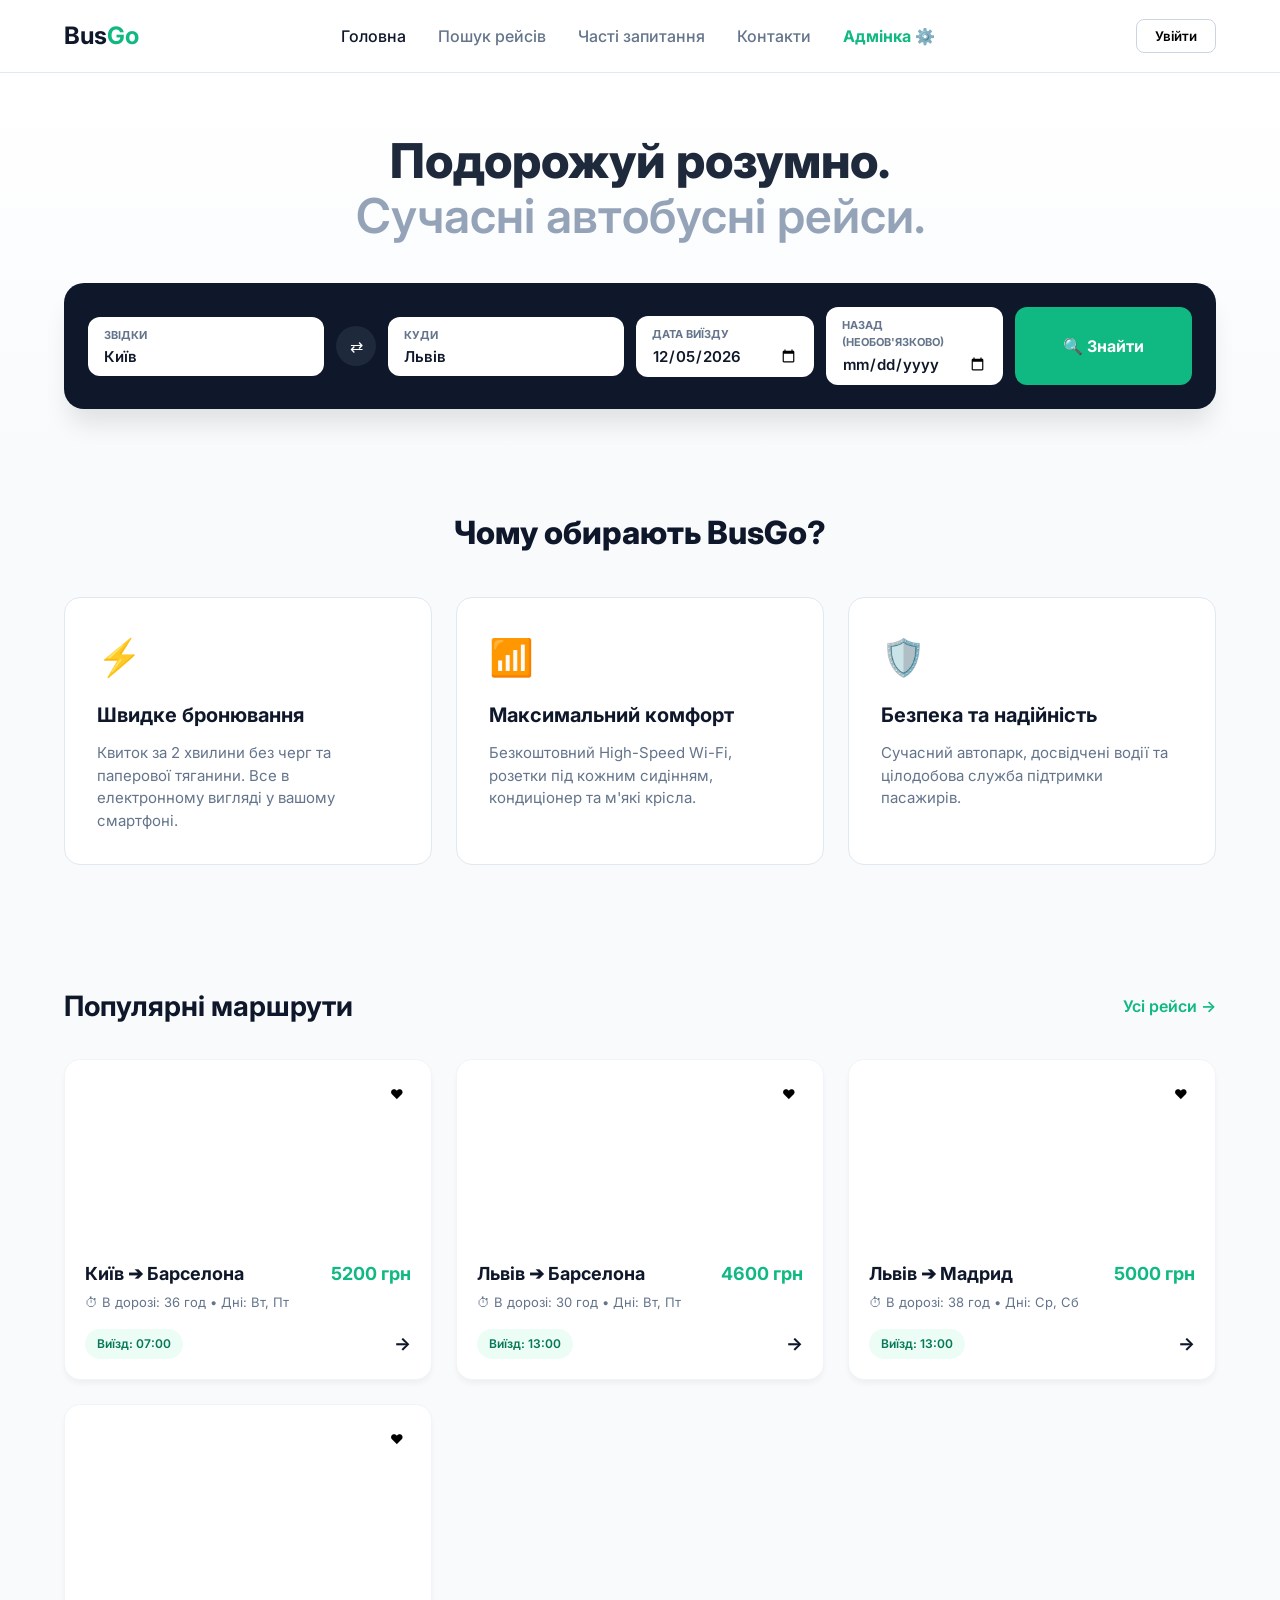
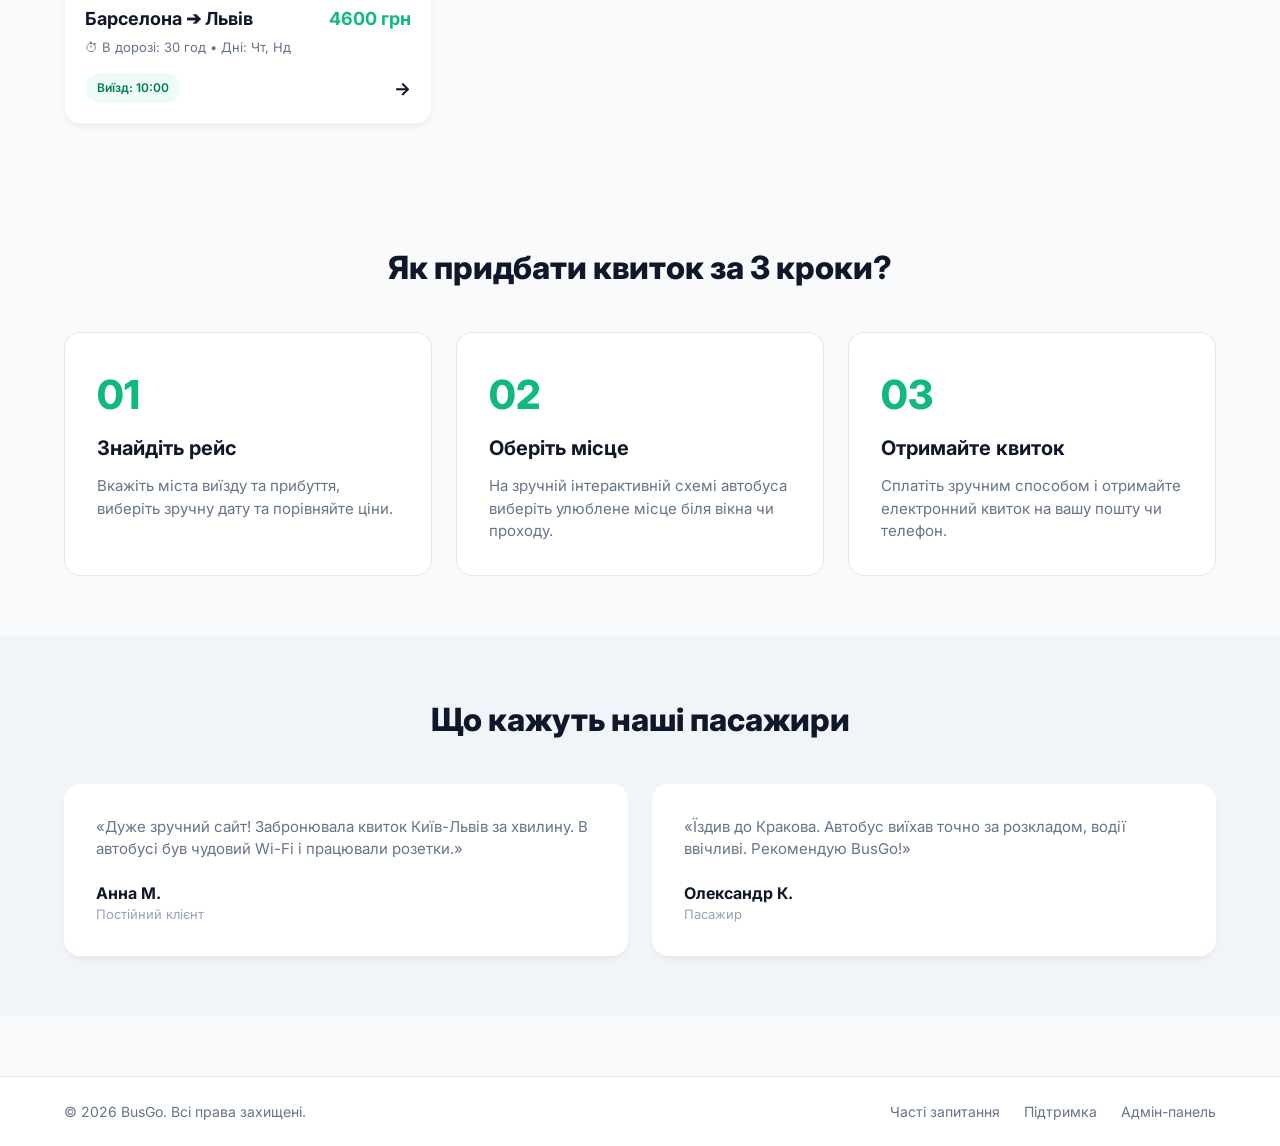
<file: index.html>
<!DOCTYPE html>
<html lang="uk">
<head>
    <meta charset="UTF-8">
    <meta name="viewport" content="width=device-width, initial-scale=1.0">
    <title>BusGo — Сучасні автобусні поїздки</title>
    <link rel="preconnect" href="https://fonts.googleapis.com">
    <link rel="preconnect" href="https://fonts.gstatic.com" crossorigin>
    <link href="https://fonts.googleapis.com/css2?family=Inter:wght@400;500;600;700;800&display=swap" rel="stylesheet">
    <link rel="stylesheet" href="styles.css">
</head>
<body>

    <!-- Навігація -->
    <header class="navbar">
        <div class="container navbar-container">
            <a href="index.html" class="logo">Bus<span>Go</span></a>
            <nav class="nav-links">
                <a href="index.html" class="active">Головна</a>
                <a href="search.html">Пошук рейсів</a>
                <a href="faq.html">Часті запитання</a>
                <a href="contacts.html">Контакти</a>
                <a href="admin.html" style="color: #10b981; font-weight: 700;">Адмінка ⚙️</a>
            </nav>
            <button class="btn-secondary">Увійти</button>
        </div>
    </header>

    <!-- Hero Секція -->
    <section class="hero-section">
        <div class="container">
            <h1 class="hero-title">Подорожуй розумно.<br><span>Сучасні автобусні рейси.</span></h1>

            <!-- Форма пошуку -->
            <div class="search-card">
                <form id="search-form" class="search-form">
                    <div class="input-group">
                        <label>Звідки</label>
                        <input type="text" id="from-input" placeholder="Київ" value="Київ" required>
                    </div>

                    <button type="button" class="swap-btn" id="swap-btn" title="Поміняти місцями">⇄</button>

                    <div class="input-group">
                        <label>Куди</label>
                        <input type="text" id="to-input" placeholder="Львів" value="Львів" required>
                    </div>

                    <div class="input-group">
                        <label>Дата виїзду</label>
                        <input type="date" id="depart-date" required>
                    </div>

                    <div class="input-group">
                        <label>Назад (Необов'язково)</label>
                        <input type="date" id="return-date">
                    </div>

                    <button type="submit" class="btn-primary btn-search">🔍 Знайти</button>
                </form>
            </div>
        </div>
    </section>

    <!-- Секція "Переваги" -->
    <section class="info-section">
        <div class="container">
            <h2 class="section-title">Чому обирають BusGo?</h2>
            <div class="features-grid">
                <div class="feature-card">
                    <div class="feature-icon">⚡</div>
                    <h3>Швидке бронювання</h3>
                    <p>Квиток за 2 хвилини без черг та паперової тяганини. Все в електронному вигляді у вашому смартфоні.</p>
                </div>
                <div class="feature-card">
                    <div class="feature-icon">📶</div>
                    <h3>Максимальний комфорт</h3>
                    <p>Безкоштовний High-Speed Wi-Fi, розетки під кожним сидінням, кондиціонер та м'які крісла.</p>
                </div>
                <div class="feature-card">
                    <div class="feature-icon">🛡️</div>
                    <h3>Безпека та надійність</h3>
                    <p>Сучасний автопарк, досвідчені водії та цілодобова служба підтримки пасажирів.</p>
                </div>
            </div>
        </div>
    </section>

    <!-- Популярні маршрути (підтягуються з адмінки!) -->
    <section class="routes-section">
        <div class="container">
            <div class="section-header">
                <h2>Популярні маршрути</h2>
                <a href="search.html" style="color: #10b981; font-weight: 600; text-decoration: none;">Усі рейси →</a>
            </div>
            <div class="routes-grid" id="routes-grid">
                <!-- Картки додаються за допомогою JS -->
            </div>
        </div>
    </section>

    <!-- Як це працює -->
    <section class="steps-section">
        <div class="container">
            <h2 class="section-title">Як придбати квиток за 3 кроки?</h2>
            <div class="steps-grid">
                <div class="step-card">
                    <span class="step-number">01</span>
                    <h3>Знайдіть рейс</h3>
                    <p>Вкажіть міста виїзду та прибуття, виберіть зручну дату та порівняйте ціни.</p>
                </div>
                <div class="step-card">
                    <span class="step-number">02</span>
                    <h3>Оберіть місце</h3>
                    <p>На зручній інтерактивній схемі автобуса виберіть улюблене місце біля вікна чи проходу.</p>
                </div>
                <div class="step-card">
                    <span class="step-number">03</span>
                    <h3>Отримайте квиток</h3>
                    <p>Сплатіть зручним способом і отримайте електронний квиток на вашу пошту чи телефон.</p>
                </div>
            </div>
        </div>
    </section>

    <!-- Відгуки -->
    <section class="reviews-section">
        <div class="container">
            <h2 class="section-title">Що кажуть наші пасажири</h2>
            <div class="reviews-grid">
                <div class="review-card">
                    <p class="review-text">«Дуже зручний сайт! Забронювала квиток Київ-Львів за хвилину. В автобусі був чудовий Wi-Fi і працювали розетки.»</p>
                    <div class="review-author">
                        <strong>Анна М.</strong>
                        <span>Постійний клієнт</span>
                    </div>
                </div>
                <div class="review-card">
                    <p class="review-text">«Їздив до Кракова. Автобус виїхав точно за розкладом, водії ввічливі. Рекомендую BusGo!»</p>
                    <div class="review-author">
                        <strong>Олександр К.</strong>
                        <span>Пасажир</span>
                    </div>
                </div>
            </div>
        </div>
    </section>

    <!-- Підніжжя -->
    <footer class="footer">
        <div class="container footer-container">
            <p>© 2026 BusGo. Всі права захищені.</p>
            <div class="footer-links">
                <a href="faq.html">Часті запитання</a>
                <a href="contacts.html">Підтримка</a>
                <a href="admin.html">Адмін-панель</a>
            </div>
        </div>
    </footer>

    <script src="script.js"></script>
</body>
</html>
</file>
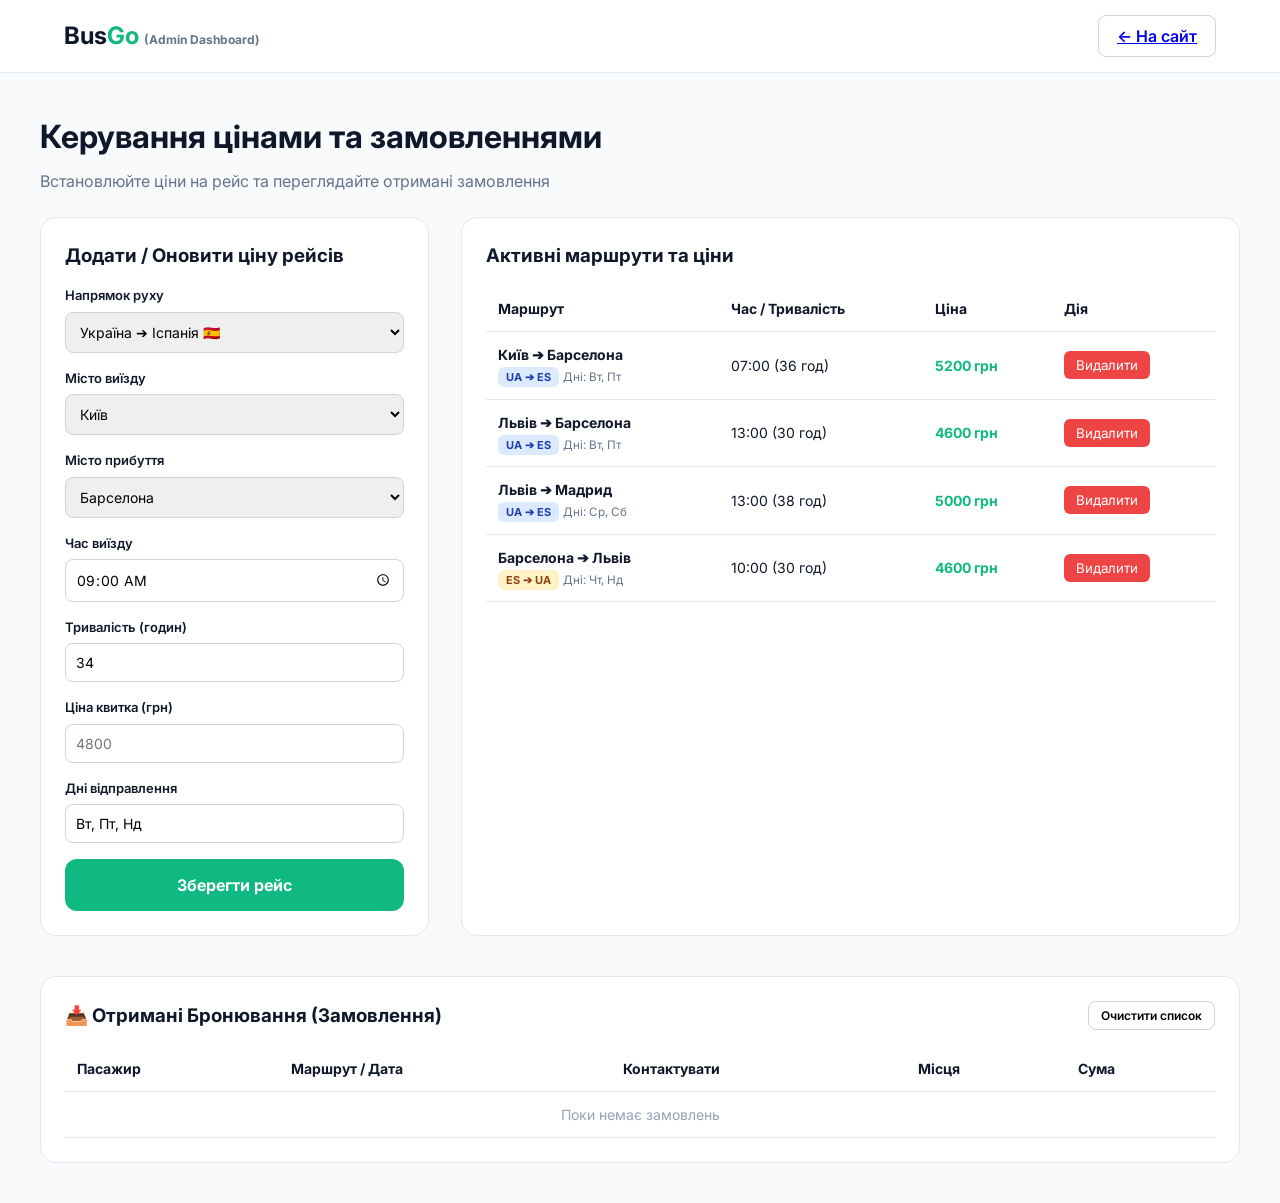
<file: admin.html>
<!DOCTYPE html>
<html lang="uk">
<head>
    <meta charset="UTF-8">
    <meta name="viewport" content="width=device-width, initial-scale=1.0">
    <title>BusGo — Панель управління</title>
    <link href="https://fonts.googleapis.com/css2?family=Inter:wght@400;500;600;700&display=swap" rel="stylesheet">
    <link rel="stylesheet" href="styles.css">
    <style>
        .admin-container { padding: 40px 0; }
        .admin-grid { display: grid; grid-template-columns: 1fr 2fr; gap: 32px; margin-bottom: 40px; }
        .admin-card { background: #fff; padding: 24px; border-radius: 16px; border: 1px solid #e2e8f0; }
        .form-group { margin-bottom: 16px; }
        .form-group label { display: block; font-size: 13px; font-weight: 600; margin-bottom: 6px; }
        .form-group input, .form-group select { width: 100%; padding: 10px; border: 1px solid #cbd5e1; border-radius: 8px; font-size: 14px; }
        .route-table { width: 100%; border-collapse: collapse; margin-top: 16px; }
        .route-table th, .route-table td { padding: 12px; text-align: left; border-bottom: 1px solid #e2e8f0; font-size: 14px; }
        .btn-delete { background: #ef4444; color: white; border: none; padding: 6px 12px; border-radius: 6px; cursor: pointer; }
        .badge-country { font-size: 11px; padding: 3px 8px; border-radius: 6px; font-weight: 700; }
        .badge-ua { background: #dbeafe; color: #1e40af; }
        .badge-es { background: #fef3c7; color: #92400e; }
    </style>
</head>
<body>

    <header class="navbar">
        <div class="container navbar-container">
            <a href="index.html" class="logo">Bus<span>Go</span> <small style="font-size: 12px; color: #64748b;">(Admin Dashboard)</small></a>
            <a href="index.html" class="btn-secondary">← На сайт</a>
        </div>
    </header>

    <div class="container admin-container">
        <h1 style="margin-bottom: 8px;">Керування цінами та замовленнями</h1>
        <p style="color: #64748b; margin-bottom: 24px;">Встановлюйте ціни на рейс та переглядайте отримані замовлення</p>
        
        <div class="admin-grid">
            <!-- Форма -->
            <div class="admin-card">
                <h3>Додати / Оновити ціну рейсів</h3>
                <form id="add-route-form" style="margin-top: 16px;">
                    <div class="form-group">
                        <label>Напрямок руху</label>
                        <select id="direction-select" onchange="updateCityDropdowns()">
                            <option value="UA_ES">Україна ➔ Іспанія 🇪🇸</option>
                            <option value="ES_UA">Іспанія 🇪🇸 ➔ Україна 🇺🇦</option>
                        </select>
                    </div>

                    <div class="form-group">
                        <label>Місто виїзду</label>
                        <select id="admin-from" required></select>
                    </div>

                    <div class="form-group">
                        <label>Місто прибуття</label>
                        <select id="admin-to" required></select>
                    </div>

                    <div class="form-group">
                        <label>Час виїзду</label>
                        <input type="time" id="admin-time" value="09:00" required>
                    </div>

                    <div class="form-group">
                        <label>Тривалість (годин)</label>
                        <input type="number" id="admin-duration" value="34" required>
                    </div>

                    <div class="form-group">
                        <label>Ціна квитка (грн)</label>
                        <input type="number" id="admin-price" placeholder="4800" required>
                    </div>

                    <div class="form-group">
                        <label>Дні відправлення</label>
                        <input type="text" id="admin-days" value="Вт, Пт, Нд">
                    </div>

                    <button type="submit" class="btn-primary" style="width: 100%;">Зберегти рейс</button>
                </form>
            </div>

            <!-- Таблиця рейсів -->
            <div class="admin-card">
                <h3>Активні маршрути та ціни</h3>
                <table class="route-table">
                    <thead>
                        <tr>
                            <th>Маршрут</th>
                            <th>Час / Тривалість</th>
                            <th>Ціна</th>
                            <th>Дія</th>
                        </tr>
                    </thead>
                    <tbody id="routes-list"></tbody>
                </table>
            </div>
        </div>

        <!-- Таблиця отриманих замовлень -->
        <div class="admin-card">
            <div style="display: flex; justify-content: space-between; align-items: center;">
                <h3>📥 Отримані Бронювання (Замовлення)</h3>
                <button onclick="clearBookings()" class="btn-secondary" style="font-size: 12px; padding: 6px 12px;">Очистити список</button>
            </div>
            <table class="route-table">
                <thead>
                    <tr>
                        <th>Пасажир</th>
                        <th>Маршрут / Дата</th>
                        <th>Контактувати</th>
                        <th>Місця</th>
                        <th>Сума</th>
                    </tr>
                </thead>
                <tbody id="bookings-list"></tbody>
            </table>
        </div>
    </div>

    <script>
        const ukraineCities = ['Київ', 'Львів', 'Житомир', 'Рівне', 'Тернопіль', 'Івано-Франківськ', 'Ужгород'];
        const spainCities = ['Барселона', 'Мадрид', 'Валенсія', 'Аліканте', 'Жирона', 'Мурсія', 'Малага'];

        const defaultRoutes = [
            { id: 1, from: 'Київ', to: 'Барселона', time: '07:00', duration: 36, price: 5200, days: 'Вт, Пт', dir: 'UA_ES' },
            { id: 2, from: 'Львів', to: 'Барселона', time: '13:00', duration: 30, price: 4600, days: 'Вт, Пт', dir: 'UA_ES' },
            { id: 3, from: 'Львів', to: 'Мадрид', time: '13:00', duration: 38, price: 5000, days: 'Ср, Сб', dir: 'UA_ES' },
            { id: 4, from: 'Барселона', to: 'Львів', time: '10:00', duration: 30, price: 4600, days: 'Чт, Нд', dir: 'ES_UA' }
        ];

        function updateCityDropdowns() {
            const dir = document.getElementById('direction-select').value;
            const fromSelect = document.getElementById('admin-from');
            const toSelect = document.getElementById('admin-to');

            fromSelect.innerHTML = '';
            toSelect.innerHTML = '';

            const fromList = dir === 'UA_ES' ? ukraineCities : spainCities;
            const toList = dir === 'UA_ES' ? spainCities : ukraineCities;

            fromList.forEach(c => fromSelect.innerHTML += `<option value="${c}">${c}</option>`);
            toList.forEach(c => toSelect.innerHTML += `<option value="${c}">${c}</option>`);
        }

        function getRoutes() {
            const saved = localStorage.getItem('bus_routes_es');
            return saved ? JSON.parse(saved) : defaultRoutes;
        }

        function renderRoutes() {
            const routes = getRoutes();
            const tbody = document.getElementById('routes-list');
            tbody.innerHTML = '';

            routes.forEach(route => {
                const tr = document.createElement('tr');
                const isUAtoES = route.dir === 'UA_ES';
                tr.innerHTML = `
                    <td>
                        <strong>${route.from} ➔ ${route.to}</strong><br>
                        <span class="badge-country ${isUAtoES ? 'badge-ua' : 'badge-es'}">${isUAtoES ? 'UA ➔ ES' : 'ES ➔ UA'}</span>
                        <small style="color: #64748b;">Дні: ${route.days}</small>
                    </td>
                    <td>${route.time} (${route.duration} год)</td>
                    <td><strong style="color: #10b981;">${route.price} грн</strong></td>
                    <td><button class="btn-delete" onclick="deleteRoute(${route.id})">Видалити</button></td>
                `;
                tbody.appendChild(tr);
            });
        }

        function renderBookings() {
            const saved = localStorage.getItem('bus_user_bookings');
            const bookings = saved ? JSON.parse(saved) : [];
            const tbody = document.getElementById('bookings-list');
            tbody.innerHTML = '';

            if (bookings.length === 0) {
                tbody.innerHTML = `<tr><td colspan="5" style="text-align: center; color: #94a3b8;">Поки немає замовлень</td></tr>`;
                return;
            }

            bookings.reverse().forEach(b => {
                const tr = document.createElement('tr');
                tr.innerHTML = `
                    <td><strong>${b.fname} ${b.lname}</strong></td>
                    <td>${b.from} ➔ ${b.to}<br><small style="color:#64748b;">Дата: ${b.date}</small></td>
                    <td>${b.phone}<br><small style="color:#64748b;">${b.email}</small></td>
                    <td><span class="badge-country badge-ua">№ ${b.seats.join(', ')}</span></td>
                    <td><strong style="color:#10b981;">${b.totalPrice} грн</strong></td>
                `;
                tbody.appendChild(tr);
            });
        }

        document.getElementById('add-route-form').addEventListener('submit', (e) => {
            e.preventDefault();
            const routes = getRoutes();
            const dir = document.getElementById('direction-select').value;
            const newRoute = {
                id: Date.now(),
                from: document.getElementById('admin-from').value,
                to: document.getElementById('admin-to').value,
                time: document.getElementById('admin-time').value,
                duration: Number(document.getElementById('admin-duration').value),
                price: Number(document.getElementById('admin-price').value),
                days: document.getElementById('admin-days').value,
                dir: dir
            };
            routes.push(newRoute);
            localStorage.setItem('bus_routes_es', JSON.stringify(routes));
            renderRoutes();
        });

        function deleteRoute(id) {
            let routes = getRoutes();
            routes = routes.filter(r => r.id !== id);
            localStorage.setItem('bus_routes_es', JSON.stringify(routes));
            renderRoutes();
        }

        function clearBookings() {
            if (confirm('Видалити всі замовлення зі списку?')) {
                localStorage.removeItem('bus_user_bookings');
                renderBookings();
            }
        }

        updateCityDropdowns();
        renderRoutes();
        renderBookings();
    </script>
</body>
</html>
</file>
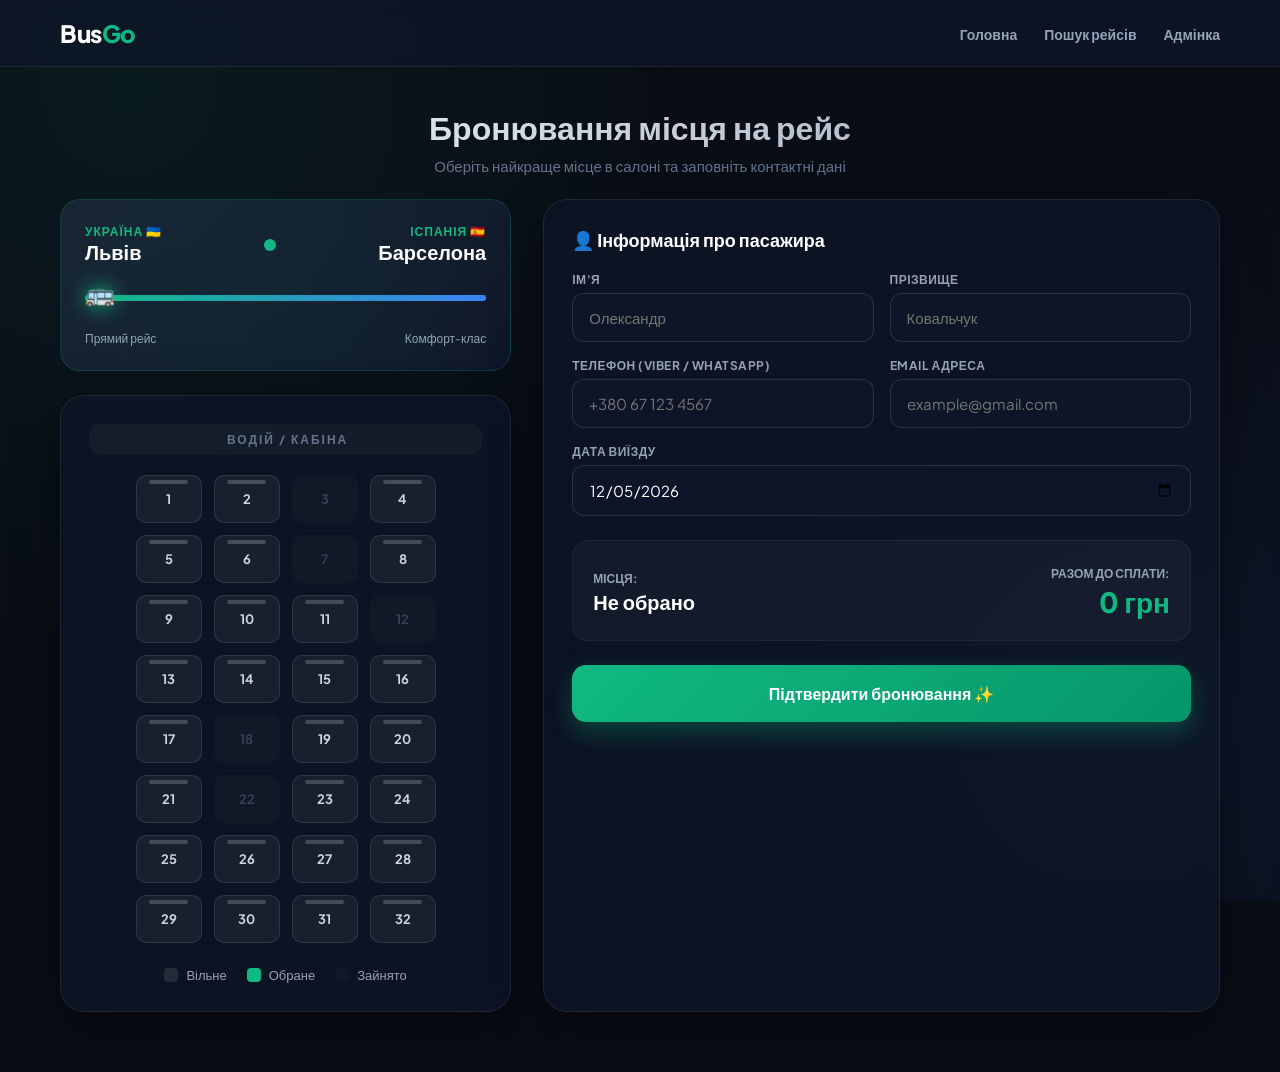
<file: booking.html>
<!DOCTYPE html>
<html lang="uk">
<head>
    <meta charset="UTF-8">
    <meta name="viewport" content="width=device-width, initial-scale=1.0">
    <title>BusGo — Преміум Бронювання Україна ⇄ Іспанія</title>
    <link href="https://fonts.googleapis.com/css2?family=Plus+Jakarta+Sans:wght@400;500;600;700;800&display=swap" rel="stylesheet">
    <style>
        * { margin: 0; padding: 0; box-sizing: border-box; font-family: 'Plus Jakarta Sans', sans-serif; }
        
        body {
            background: #090d16;
            color: #f8fafc;
            min-height: 100vh;
            background-image: 
                radial-gradient(circle at 10% 10%, rgba(16, 185, 129, 0.08) 0%, transparent 40%),
                radial-gradient(circle at 90% 80%, rgba(59, 130, 246, 0.08) 0%, transparent 40%);
            background-attachment: fixed;
        }

        .navbar {
            background: rgba(15, 23, 42, 0.7);
            backdrop-filter: blur(12px);
            border-bottom: 1px solid rgba(255, 255, 255, 0.08);
            padding: 18px 0;
            position: sticky;
            top: 0;
            z-index: 100;
        }

        .container { max-width: 1200px; margin: 0 auto; padding: 0 20px; }
        .nav-flex { display: flex; justify-content: space-between; align-items: center; }
        .logo { font-size: 24px; font-weight: 800; color: #fff; text-decoration: none; letter-spacing: -0.5px; }
        .logo span { color: #10b981; }
        .nav-links a { color: #94a3b8; text-decoration: none; margin-left: 24px; font-weight: 600; font-size: 14px; transition: 0.2s; }
        .nav-links a:hover { color: #10b981; }

        .booking-header { margin: 40px 0 24px; text-align: center; }
        .booking-header h1 { font-size: 32px; font-weight: 800; background: linear-gradient(135deg, #fff 0%, #94a3b8 100%); -webkit-background-clip: text; -webkit-text-fill-color: transparent; }
        .booking-header p { color: #64748b; margin-top: 8px; font-size: 15px; }

        .booking-grid { display: grid; grid-template-columns: 1.2fr 1.8fr; gap: 32px; margin-bottom: 60px; }

        /* Glassmorphic Card */
        .glass-card {
            background: rgba(15, 23, 42, 0.65);
            backdrop-filter: blur(16px);
            border: 1px solid rgba(255, 255, 255, 0.08);
            border-radius: 24px;
            padding: 28px;
            box-shadow: 0 20px 50px rgba(0, 0, 0, 0.4);
        }

        /* Анімована Карта-Трекер */
        .route-card {
            background: linear-gradient(135deg, rgba(30, 41, 59, 0.8) 0%, rgba(15, 23, 42, 0.9) 100%);
            border: 1px solid rgba(16, 185, 129, 0.2);
            position: relative;
            overflow: hidden;
            border-radius: 20px;
            padding: 24px;
            margin-bottom: 24px;
        }

        .route-card::before {
            content: '';
            position: absolute;
            top: -50%; left: -50%; width: 200%; height: 200%;
            background: radial-gradient(circle, rgba(16,185,129,0.05) 0%, transparent 60%);
            pointer-events: none;
        }

        .route-cities { display: flex; justify-content: space-between; align-items: center; position: relative; z-index: 2; }
        .city-tag { display: flex; flex-direction: column; }
        .city-tag .name { font-size: 20px; font-weight: 800; color: #fff; }
        .city-tag .country { font-size: 12px; color: #10b981; font-weight: 700; text-transform: uppercase; letter-spacing: 1px; }

        .route-line-container { position: relative; margin: 30px 0; height: 6px; background: rgba(255,255,255,0.1); border-radius: 10px; }
        .route-line-progress { position: absolute; height: 100%; background: linear-gradient(90deg, #10b981, #3b82f6); border-radius: 10px; width: 100%; }
        
        .animated-bus {
            position: absolute;
            top: -18px;
            font-size: 24px;
            filter: drop-shadow(0 0 10px #10b981);
            animation: busDrive 4s infinite ease-in-out;
        }

        @keyframes busDrive {
            0% { left: 5%; transform: scaleX(1); }
            50% { left: 85%; transform: scaleX(1); }
            51% { transform: scaleX(-1); }
            99% { left: 5%; transform: scaleX(-1); }
            100% { transform: scaleX(1); }
        }

        .pulse-dot {
            width: 12px; height: 12px; background: #10b981; border-radius: 50%;
            box-shadow: 0 0 0 0 rgba(16, 185, 129, 0.7);
            animation: pulse 2s infinite;
        }
        @keyframes pulse {
            0% { box-shadow: 0 0 0 0 rgba(16, 185, 129, 0.7); }
            70% { box-shadow: 0 0 0 10px rgba(16, 185, 129, 0); }
            100% { box-shadow: 0 0 0 0 rgba(16, 185, 129, 0); }
        }

        /* Автобусний Салон */
        .bus-cockpit {
            text-align: center;
            background: rgba(255,255,255,0.03);
            border-radius: 12px;
            padding: 8px;
            margin-bottom: 20px;
            font-size: 12px;
            color: #64748b;
            text-transform: uppercase;
            letter-spacing: 2px;
            font-weight: 700;
        }

        .seats-grid {
            display: grid;
            grid-template-columns: repeat(4, 1fr);
            gap: 12px;
            max-width: 300px;
            margin: 0 auto;
        }

        .seat {
            height: 48px;
            background: rgba(255, 255, 255, 0.05);
            border: 1px solid rgba(255, 255, 255, 0.1);
            border-radius: 10px;
            display: flex;
            align-items: center;
            justify-content: center;
            font-weight: 700;
            font-size: 13px;
            color: #cbd5e1;
            cursor: pointer;
            transition: all 0.25s ease;
            position: relative;
        }

        .seat::after {
            content: '';
            position: absolute;
            top: 4px; width: 60%; height: 4px;
            background: rgba(255,255,255,0.2);
            border-radius: 4px;
        }

        .seat:hover:not(.occupied) {
            background: rgba(16, 185, 129, 0.2);
            border-color: #10b981;
            color: #fff;
            transform: translateY(-2px);
        }

        .seat.selected {
            background: #10b981 !important;
            border-color: #10b981 !important;
            color: #fff !important;
            box-shadow: 0 0 20px rgba(16, 185, 129, 0.5);
        }

        .seat.occupied {
            background: rgba(255, 255, 255, 0.02);
            border-color: transparent;
            color: #334155;
            cursor: not-allowed;
        }
        .seat.occupied::after { display: none; }

        .legend { display: flex; justify-content: center; gap: 20px; margin-top: 24px; font-size: 13px; color: #94a3b8; }
        .legend-item { display: flex; align-items: center; gap: 8px; }
        .legend-box { width: 14px; height: 14px; border-radius: 4px; }

        /* Форма Вводу */
        .form-section-title { font-size: 18px; font-weight: 700; margin-bottom: 20px; color: #fff; display: flex; align-items: center; gap: 10px; }
        .form-row { display: grid; grid-template-columns: 1fr 1fr; gap: 16px; margin-bottom: 16px; }
        
        .field { display: flex; flex-direction: column; gap: 6px; }
        .field label { font-size: 12px; font-weight: 700; color: #94a3b8; text-transform: uppercase; letter-spacing: 0.5px; }
        
        .field input {
            background: rgba(15, 23, 42, 0.8);
            border: 1px solid rgba(255, 255, 255, 0.12);
            border-radius: 12px;
            padding: 14px 16px;
            color: #fff;
            font-size: 15px;
            outline: none;
            transition: 0.2s;
        }

        .field input:focus {
            border-color: #10b981;
            box-shadow: 0 0 0 3px rgba(16, 185, 129, 0.2);
        }

        /* Підсумок Чек-аут */
        .summary-box {
            background: rgba(255, 255, 255, 0.03);
            border-radius: 16px;
            padding: 20px;
            margin: 24px 0;
            display: flex;
            justify-content: space-between;
            align-items: center;
            border: 1px solid rgba(255, 255, 255, 0.05);
        }

        .btn-submit {
            background: linear-gradient(135deg, #10b981 0%, #059669 100%);
            color: #fff;
            border: none;
            width: 100%;
            padding: 18px;
            border-radius: 14px;
            font-size: 16px;
            font-weight: 800;
            cursor: pointer;
            box-shadow: 0 10px 25px rgba(16, 185, 129, 0.3);
            transition: all 0.25s ease;
        }

        .btn-submit:hover {
            transform: translateY(-2px);
            box-shadow: 0 15px 35px rgba(16, 185, 129, 0.4);
        }

        @media (max-width: 900px) {
            .booking-grid { grid-template-columns: 1fr; }
            .form-row { grid-template-columns: 1fr; }
        }
    </style>
</head>
<body>

    <nav class="navbar">
        <div class="container nav-flex">
            <a href="index.html" class="logo">Bus<span>Go</span></a>
            <div class="nav-links">
                <a href="index.html">Головна</a>
                <a href="search.html">Пошук рейсів</a>
                <a href="admin.html">Адмінка</a>
            </div>
        </div>
    </nav>

    <div class="container">
        <div class="booking-header">
            <h1>Бронювання місця на рейс</h1>
            <p>Оберіть найкраще місце в салоні та заповніть контактні дані</p>
        </div>

        <div class="booking-grid">
            
            <!-- Ліва колонка: Інтерактивний автобус -->
            <div>
                <!-- Трек маршруту -->
                <div class="route-card">
                    <div class="route-cities">
                        <div class="city-tag">
                            <span class="country">Україна 🇺🇦</span>
                            <span class="name" id="route-from">Львів</span>
                        </div>
                        <div class="pulse-dot"></div>
                        <div class="city-tag" style="text-align: right;">
                            <span class="country">Іспанія 🇪🇸</span>
                            <span class="name" id="route-to">Барселона</span>
                        </div>
                    </div>

                    <div class="route-line-container">
                        <div class="route-line-progress"></div>
                        <div class="animated-bus">🚌</div>
                    </div>

                    <div style="display: flex; justify-content: space-between; font-size: 12px; color: #94a3b8;">
                        <span>Прямий рейс</span>
                        <span>Комфорт-клас</span>
                    </div>
                </div>

                <!-- Салон -->
                <div class="glass-card">
                    <div class="bus-cockpit">️ Водій / Кабіна</div>
                    
                    <div class="seats-grid" id="seats-container"></div>

                    <div class="legend">
                        <div class="legend-item"><div class="legend-box" style="background: rgba(255,255,255,0.1);"></div> Вільне</div>
                        <div class="legend-item"><div class="legend-box" style="background: #10b981;"></div> Обране</div>
                        <div class="legend-item"><div class="legend-box" style="background: rgba(255,255,255,0.02);"></div> Зайнято</div>
                    </div>
                </div>
            </div>

            <!-- Права колонка: Форма -->
            <div class="glass-card">
                <div class="form-section-title">👤 Інформація про пасажира</div>

                <form id="booking-form">
                    <div class="form-row">
                        <div class="field">
                            <label>Ім'я</label>
                            <input type="text" id="fname" placeholder="Олександр" required>
                        </div>
                        <div class="field">
                            <label>Прізвище</label>
                            <input type="text" id="lname" placeholder="Ковальчук" required>
                        </div>
                    </div>

                    <div class="form-row">
                        <div class="field">
                            <label>Телефон (Viber / WhatsApp)</label>
                            <input type="tel" id="phone" placeholder="+380 67 123 4567" required>
                        </div>
                        <div class="field">
                            <label>Email адреса</label>
                            <input type="email" id="email" placeholder="example@gmail.com" required>
                        </div>
                    </div>

                    <div class="field" style="margin-bottom: 20px;">
                        <label>Дата виїзду</label>
                        <input type="date" id="booking-date" required>
                    </div>

                    <div class="summary-box">
                        <div>
                            <span style="font-size: 12px; color: #94a3b8; text-transform: uppercase; font-weight: 700;">Місця:</span>
                            <div id="selected-seats-display" style="font-size: 20px; font-weight: 800; color: #fff; margin-top: 2px;">Не обрано</div>
                        </div>
                        <div style="text-align: right;">
                            <span style="font-size: 12px; color: #94a3b8; text-transform: uppercase; font-weight: 700;">Разом до сплати:</span>
                            <div id="total-price-display" style="font-size: 28px; font-weight: 800; color: #10b981; margin-top: 2px;">0 грн</div>
                        </div>
                    </div>

                    <button type="submit" class="btn-submit">Підтвердити бронювання ✨</button>
                </form>
            </div>

        </div>
    </div>

    <script>
        document.addEventListener('DOMContentLoaded', () => {
            const urlParams = new URLSearchParams(window.location.search);
            const from = urlParams.get('from') || 'Львів';
            const to = urlParams.get('to') || 'Барселона';
            const ticketPrice = Number(urlParams.get('price')) || 4600;
            const paramDate = urlParams.get('date');

            document.getElementById('route-from').textContent = from;
            document.getElementById('route-to').textContent = to;

            const dateInput = document.getElementById('booking-date');
            const today = new Date().toISOString().split('T')[0];
            dateInput.min = today;
            dateInput.value = paramDate || today;

            const seatsContainer = document.getElementById('seats-container');
            const seatsDisplay = document.getElementById('selected-seats-display');
            const priceDisplay = document.getElementById('total-price-display');

            let selectedSeats = [];

            // Генеруємо 32 місця
            for (let i = 1; i <= 32; i++) {
                const seat = document.createElement('div');
                seat.className = 'seat';
                seat.textContent = i;

                if ([3, 7, 12, 18, 22].includes(i)) {
                    seat.classList.add('occupied');
                } else {
                    seat.addEventListener('click', () => {
                        if (selectedSeats.includes(i)) {
                            selectedSeats = selectedSeats.filter(s => s !== i);
                            seat.classList.remove('selected');
                        } else {
                            selectedSeats.push(i);
                            seat.classList.add('selected');
                        }
                        updateSummary();
                    });
                }
                seatsContainer.appendChild(seat);
            }

            function updateSummary() {
                if (selectedSeats.length > 0) {
                    seatsDisplay.textContent = selectedSeats.join(', ');
                    priceDisplay.textContent = (selectedSeats.length * ticketPrice).toLocaleString() + ' грн';
                } else {
                    seatsDisplay.textContent = 'Не обрано';
                    priceDisplay.textContent = '0 грн';
                }
            }

            const TELEGRAM_BOT_TOKEN = 'YOUR_BOT_TOKEN'; 
            const TELEGRAM_CHAT_ID = 'YOUR_CHAT_ID';     

            document.getElementById('booking-form').addEventListener('submit', (e) => {
                e.preventDefault();

                if (selectedSeats.length === 0) {
                    alert('Будь ласка, торкніться та оберіть принаймні одне місце в автобусі!');
                    return;
                }

                const fname = document.getElementById('fname').value;
                const lname = document.getElementById('lname').value;
                const phone = document.getElementById('phone').value;
                const email = document.getElementById('email').value;
                const date = document.getElementById('booking-date').value;
                const totalPrice = selectedSeats.length * ticketPrice;

                // Локальне збереження в адмінку
                const existingBookings = JSON.parse(localStorage.getItem('bus_user_bookings') || '[]');
                existingBookings.push({ fname, lname, phone, email, date, from, to, seats: selectedSeats, totalPrice });
                localStorage.setItem('bus_user_bookings', JSON.stringify(existingBookings));

                // Відправка в Telegram
                if (TELEGRAM_BOT_TOKEN !== 'YOUR_BOT_TOKEN') {
                    const message = `🚌 *НОВЕ БРОНЮВАННЯ*\n\n📍 ${from} ➔ ${to}\n📅 Дата: ${date}\n👤 Пасажир: ${fname} ${lname}\n📞 Тел: ${phone}\n✉️ Email: ${email}\n💺 Місця: ${selectedSeats.join(', ')}\n💰 Сума: ${totalPrice} грн`;
                    fetch(`https://api.telegram.org/bot${TELEGRAM_BOT_TOKEN}/sendMessage`, {
                        method: 'POST',
                        headers: { 'Content-Type': 'application/json' },
                        body: JSON.stringify({ chat_id: TELEGRAM_CHAT_ID, text: message, parse_mode: 'Markdown' })
                    });
                }

                alert(`🎉 Дякуємо, ${fname}! Ваше бронювання успішно оформлено!`);
            });
        });
    </script>
</body>
</html>
</file>
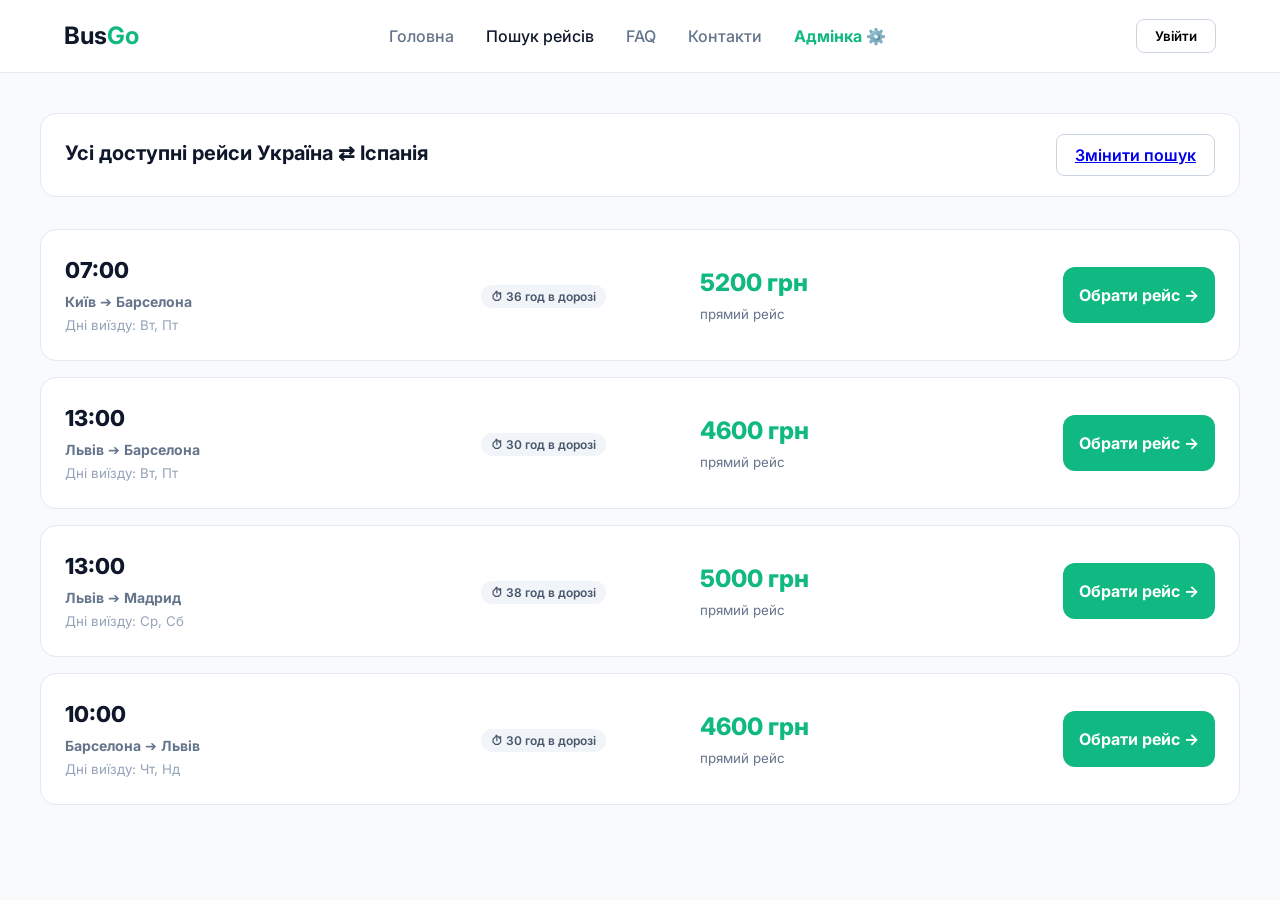
<file: search.html>
<!DOCTYPE html>
<html lang="uk">
<head>
    <meta charset="UTF-8">
    <meta name="viewport" content="width=device-width, initial-scale=1.0">
    <title>BusGo — Результати пошуку рейсів</title>
    <link href="https://fonts.googleapis.com/css2?family=Inter:wght@400;500;600;700;800&display=swap" rel="stylesheet">
    <link rel="stylesheet" href="styles.css">
    <style>
        .search-page-container { padding: 40px 0; }
        .search-summary {
            background: #ffffff;
            padding: 20px 24px;
            border-radius: 16px;
            border: 1px solid #e2e8f0;
            margin-bottom: 32px;
            display: flex;
            justify-content: space-between;
            align-items: center;
        }
        .search-summary h2 { font-size: 20px; font-weight: 700; }
        .results-list { display: flex; flex-direction: column; gap: 16px; }
        .ticket-card {
            background: #ffffff;
            border: 1px solid #e2e8f0;
            border-radius: 16px;
            padding: 24px;
            display: grid;
            grid-template-columns: 2fr 1fr 1fr 1.5fr;
            align-items: center;
            gap: 20px;
            transition: box-shadow 0.2s;
        }
        .ticket-card:hover { box-shadow: 0 10px 25px -5px rgba(0,0,0,0.08); }
        .time-block { font-size: 22px; font-weight: 800; color: #0f172a; }
        .city-block { font-size: 14px; color: #64748b; margin-top: 4px; }
        .duration-badge {
            background: #f1f5f9;
            color: #475569;
            padding: 4px 10px;
            border-radius: 20px;
            font-size: 12px;
            font-weight: 600;
        }
        .ticket-price { font-size: 24px; font-weight: 800; color: #10b981; }
        .no-results {
            background: #ffffff;
            padding: 40px;
            text-align: center;
            border-radius: 16px;
            border: 1px solid #e2e8f0;
        }
    </style>
</head>
<body>

    <header class="navbar">
        <div class="container navbar-container">
            <a href="index.html" class="logo">Bus<span>Go</span></a>
            <nav class="nav-links">
                <a href="index.html">Головна</a>
                <a href="search.html" class="active">Пошук рейсів</a>
                <a href="faq.html">FAQ</a>
                <a href="contacts.html">Контакти</a>
                <a href="admin.html" style="color: #10b981; font-weight: 700;">Адмінка ⚙️</a>
            </nav>
            <button class="btn-secondary">Увійти</button>
        </div>
    </header>

    <div class="container search-page-container">
        <div class="search-summary">
            <div>
                <h2 id="search-title">Пошук рейсів...</h2>
                <p id="search-subtitle" style="color: #64748b; font-size: 14px; margin-top: 4px;"></p>
            </div>
            <a href="index.html" class="btn-secondary">Змінити пошук</a>
        </div>

        <div class="results-list" id="results-list"></div>
    </div>

    <script src="script.js"></script>
    <script>
        document.addEventListener('DOMContentLoaded', () => {
            const urlParams = new URLSearchParams(window.location.search);
            const from = urlParams.get('from') || '';
            const to = urlParams.get('to') || '';
            const date = urlParams.get('date') || '';

            const titleEl = document.getElementById('search-title');
            const subtitleEl = document.getElementById('search-subtitle');
            
            if (from && to) {
                titleEl.textContent = `${from} ➔ ${to}`;
                subtitleEl.textContent = date ? `Дата виїзду: ${date}` : 'Усі доступні дати';
            } else {
                titleEl.textContent = 'Усі доступні рейси Україна ⇄ Іспанія';
            }

            const defaultRoutes = [
                { id: 1, from: 'Київ', to: 'Барселона', time: '07:00', duration: 36, price: 5200, days: 'Вт, Пт', dir: 'UA_ES' },
                { id: 2, from: 'Львів', to: 'Барселона', time: '13:00', duration: 30, price: 4600, days: 'Вт, Пт', dir: 'UA_ES' },
                { id: 3, from: 'Львів', to: 'Мадрид', time: '13:00', duration: 38, price: 5000, days: 'Ср, Сб', dir: 'UA_ES' },
                { id: 4, from: 'Барселона', to: 'Львів', time: '10:00', duration: 30, price: 4600, days: 'Чт, Нд', dir: 'ES_UA' }
            ];

            const saved = localStorage.getItem('bus_routes_es');
            const routes = saved ? JSON.parse(saved) : defaultRoutes;

            const filtered = routes.filter(r => {
                const matchFrom = !from || r.from.toLowerCase().includes(from.toLowerCase());
                const matchTo = !to || r.to.toLowerCase().includes(to.toLowerCase());
                return matchFrom && matchTo;
            });

            const resultsContainer = document.getElementById('results-list');
            resultsContainer.innerHTML = '';

            if (filtered.length === 0) {
                resultsContainer.innerHTML = `
                    <div class="no-results">
                        <h3>За вашим запитом рейсів не знайдено 😔</h3>
                        <p style="color: #64748b; margin-top: 8px;">Спробуйте вибрати інші міста або перевірте наявність рейсів в адмін-панелі.</p>
                        <a href="admin.html" class="btn-primary" style="display: inline-block; margin-top: 16px; text-decoration: none;">Додати цей рейс в Адмінці</a>
                    </div>
                `;
            } else {
                filtered.forEach(route => {
                    const card = document.createElement('div');
                    card.className = 'ticket-card';
                    card.innerHTML = `
                        <div>
                            <div class="time-block">${route.time}</div>
                            <div class="city-block"><strong>${route.from}</strong> ➔ <strong>${route.to}</strong></div>
                            <small style="color: #94a3b8;">Дні виїзду: ${route.days}</small>
                        </div>
                        <div>
                            <span class="duration-badge">⏱ ${route.duration} год в дорозі</span>
                        </div>
                        <div>
                            <div class="ticket-price">${route.price} грн</div>
                            <small style="color: #64748b;">прямий рейс</small>
                        </div>
                        <div style="text-align: right;">
                            <a href="booking.html?from=${encodeURIComponent(route.from)}&to=${encodeURIComponent(route.to)}&price=${route.price}&date=${encodeURIComponent(date)}" class="btn-primary" style="text-decoration: none; display: inline-block;">Обрати рейс →</a>
                        </div>
                    `;
                    resultsContainer.appendChild(card);
                });
            }
        });
    </script>
</body>
</html>
</file>
<file: styles.css>
/* Основні скидання та шрифти */
* {
    margin: 0;
    padding: 0;
    box-sizing: border-box;
    font-family: 'Inter', sans-serif;
}

body {
    background-color: #f8fafc;
    color: #0f172a;
    line-height: 1.5;
}

.container {
    max-width: 1200px;
    margin: 0 auto;
    padding: 0 24px;
}

/* Шапка (Navbar) */
.navbar {
    background-color: #ffffff;
    border-bottom: 1px solid #e2e8f0;
    position: sticky;
    top: 0;
    z-index: 100;
}

.navbar-container {
    display: flex;
    justify-content: space-between;
    align-items: center;
    height: 72px;
}

.logo {
    font-size: 24px;
    font-weight: 700;
    color: #0f172a;
    text-decoration: none;
}

.logo span {
    color: #10b981;
}

.nav-links {
    display: flex;
    gap: 32px;
}

.nav-links a {
    text-decoration: none;
    color: #64748b;
    font-weight: 500;
    transition: color 0.2s;
}

.nav-links a:hover, .nav-links a.active {
    color: #0f172a;
}

.btn-secondary {
    background: transparent;
    border: 1px solid #cbd5e1;
    padding: 8px 18px;
    border-radius: 8px;
    font-weight: 600;
    cursor: pointer;
    transition: all 0.2s;
}

.btn-secondary:hover {
    background-color: #f1f5f9;
}

/* Секція Hero */
.hero-section {
    padding: 60px 0 40px;
    background: linear-gradient(180deg, #ffffff 0%, #f8fafc 100%);
}

.hero-title {
    font-size: 48px;
    font-weight: 800;
    line-height: 1.15;
    text-align: center;
    margin-bottom: 40px;
    color: #1e293b;
}

.hero-title span {
    color: #94a3b8;
    font-weight: 600;
}

/* Блок пошуку */
.search-card {
    background-color: #0f172a;
    padding: 24px;
    border-radius: 20px;
    box-shadow: 0 20px 25px -5px rgba(0, 0, 0, 0.1);
}

.search-form {
    display: grid;
    grid-template-columns: 2fr auto 2fr 1.5fr 1.5fr 1.5fr;
    gap: 12px;
    align-items: center;
}

.input-group {
    display: flex;
    flex-direction: column;
    background-color: #ffffff;
    padding: 10px 16px;
    border-radius: 12px;
}

.input-group label {
    font-size: 11px;
    text-transform: uppercase;
    font-weight: 700;
    color: #64748b;
    margin-bottom: 4px;
}

.input-group input {
    border: none;
    outline: none;
    font-size: 15px;
    font-weight: 600;
    color: #0f172a;
    width: 100%;
}

.swap-btn {
    background-color: #1e293b;
    color: #ffffff;
    border: none;
    width: 40px;
    height: 40px;
    border-radius: 50%;
    cursor: pointer;
    font-size: 16px;
    display: flex;
    align-items: center;
    justify-content: center;
    transition: background 0.2s;
}

.swap-btn:hover {
    background-color: #334155;
}

.btn-primary {
    background-color: #10b981;
    color: #ffffff;
    border: none;
    padding: 16px;
    border-radius: 12px;
    font-weight: 700;
    font-size: 16px;
    cursor: pointer;
    transition: background 0.2s;
    height: 100%;
}

.btn-primary:hover {
    background-color: #059669;
}

/* Популярні маршрути */
.routes-section {
    padding: 60px 0;
}

.section-header {
    display: flex;
    justify-content: space-between;
    align-items: center;
    margin-bottom: 32px;
}

.section-header h2 {
    font-size: 28px;
    font-weight: 700;
}

.nav-arrow {
    background: #ffffff;
    border: 1px solid #e2e8f0;
    width: 40px;
    height: 40px;
    border-radius: 50%;
    cursor: pointer;
    margin-left: 8px;
    font-size: 16px;
}

.routes-grid {
    display: grid;
    grid-template-columns: repeat(auto-fit, minmax(300px, 1fr));
    gap: 24px;
}

.route-card {
    background-color: #ffffff;
    border-radius: 16px;
    overflow: hidden;
    border: 1px solid #f1f5f9;
    box-shadow: 0 4px 6px -1px rgba(0, 0, 0, 0.05);
    transition: transform 0.2s, box-shadow 0.2s;
}

.route-card:hover {
    transform: translateY(-4px);
    box-shadow: 0 12px 20px -5px rgba(0, 0, 0, 0.1);
}

.card-image {
    height: 180px;
    background-size: cover;
    background-position: center;
    position: relative;
    padding: 16px;
}

.fav-btn {
    position: absolute;
    top: 16px;
    right: 16px;
    background: rgba(255, 255, 255, 0.8);
    backdrop-filter: blur(4px);
    border: none;
    width: 36px;
    height: 36px;
    border-radius: 50%;
    cursor: pointer;
}

.card-content {
    padding: 20px;
}

.card-header {
    display: flex;
    justify-content: space-between;
    align-items: center;
    margin-bottom: 6px;
}

.card-header h3 {
    font-size: 18px;
    font-weight: 700;
}

.price {
    font-size: 18px;
    font-weight: 700;
    color: #10b981;
}

.card-subtitle {
    font-size: 13px;
    color: #64748b;
    margin-bottom: 16px;
}

.card-footer {
    display: flex;
    justify-content: space-between;
    align-items: center;
}

.badge {
    background-color: #ecfdf5;
    color: #047857;
    font-size: 12px;
    font-weight: 600;
    padding: 6px 12px;
    border-radius: 20px;
}

.arrow-link {
    text-decoration: none;
    color: #0f172a;
    font-weight: 700;
    font-size: 18px;
}

/* Footer */
.footer {
    background-color: #ffffff;
    border-top: 1px solid #e2e8f0;
    padding: 24px 0;
    margin-top: 60px;
}

.footer-container {
    display: flex;
    justify-content: space-between;
    color: #64748b;
    font-size: 14px;
}

.footer-links a {
    color: #64748b;
    text-decoration: none;
    margin-left: 20px;
}

/* Адаптивність під мобільні пристрої */
@media (max-width: 900px) {
    .search-form {
        grid-template-columns: 1fr;
    }
    .swap-btn {
        margin: 0 auto;
        transform: rotate(90deg);
    }
    .hero-title {
        font-size: 32px;
    }
}
/* Додаткові блоки для інформації */
.section-title {
    font-size: 32px;
    font-weight: 800;
    text-align: center;
    margin-bottom: 40px;
    color: #0f172a;
}

.info-section, .steps-section, .reviews-section {
    padding: 60px 0;
}

.features-grid, .steps-grid, .reviews-grid {
    display: grid;
    grid-template-columns: repeat(auto-fit, minmax(280px, 1fr));
    gap: 24px;
}

.feature-card, .step-card, .review-card {
    background: #ffffff;
    padding: 32px;
    border-radius: 16px;
    border: 1px solid #e2e8f0;
}

.feature-icon {
    font-size: 36px;
    margin-bottom: 16px;
}

.feature-card h3, .step-card h3 {
    font-size: 20px;
    font-weight: 700;
    margin-bottom: 12px;
}

.feature-card p, .step-card p, .review-text {
    color: #64748b;
    font-size: 15px;
}

.step-number {
    font-size: 40px;
    font-weight: 800;
    color: #10b981;
    display: block;
    margin-bottom: 8px;
}

.reviews-section {
    background-color: #f1f5f9;
}

.review-card {
    border: none;
    box-shadow: 0 4px 6px -1px rgba(0,0,0,0.05);
}

.review-author {
    margin-top: 20px;
    display: flex;
    flex-direction: column;
}

.review-author strong {
    color: #0f172a;
}

.review-author span {
    font-size: 13px;
    color: #94a3b8;
}
</file>
